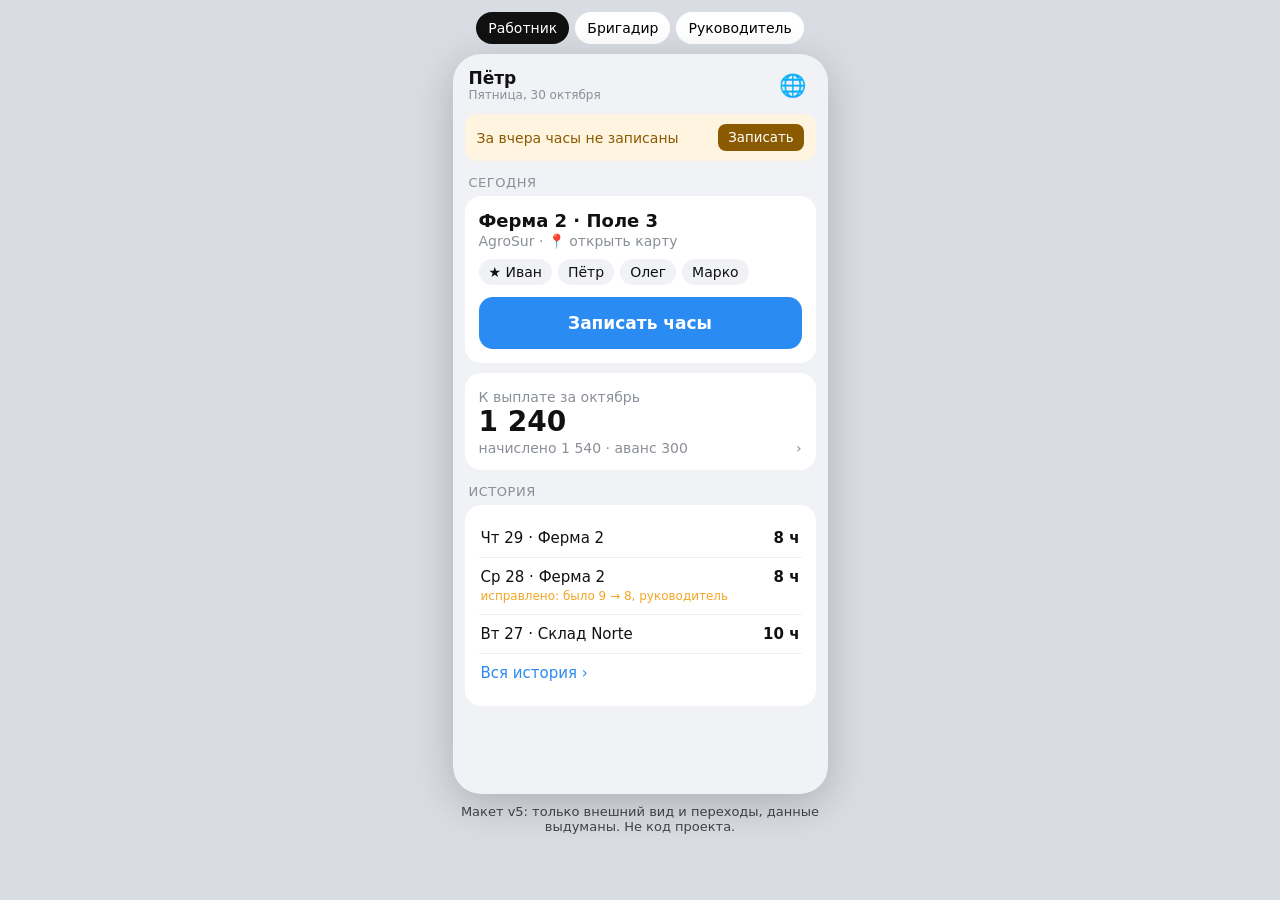
<file: docs/design/mockup-v5.html>
<!DOCTYPE html>
<html lang="ru"><head><meta charset="utf-8"><meta name="viewport" content="width=device-width,initial-scale=1">
<title>TimeControl — макет v5 (не код проекта)</title>
<style>
:root{--bg:var(--tg-theme-secondary-bg-color,#f1f2f6);--card:var(--tg-theme-bg-color,#fff);--text:var(--tg-theme-text-color,#111);--hint:var(--tg-theme-hint-color,#8a8f98);--accent:var(--tg-theme-button-color,#2a8bf2);--accent-ink:var(--tg-theme-button-text-color,#fff);--ok:#1fa855;--bad:#e5484d;--warn:#f5a524}
@media (prefers-color-scheme:dark){:root{--bg:#0f1115;--card:#1b1e24;--text:#eef0f3;--hint:#8a8f98}}
*{box-sizing:border-box;margin:0;font-family:-apple-system,system-ui,Segoe UI,Roboto,sans-serif}
body{background:#d9dce3;display:flex;flex-direction:column;align-items:center;padding:12px;gap:10px;color:var(--text)}
.roles{display:flex;gap:6px}.roles button{border:0;padding:8px 12px;border-radius:20px;background:#fff;font-size:14px;cursor:pointer}.roles button.on{background:#111;color:#fff}
.phone{width:375px;max-width:100%;height:740px;background:var(--bg);border-radius:28px;overflow:hidden;position:relative;display:flex;flex-direction:column;box-shadow:0 10px 40px #0003}
.top{display:flex;justify-content:space-between;align-items:center;padding:14px 16px 6px}.top b{font-size:17px}.top small{color:var(--hint);display:block;font-size:12px}
.icon{border:0;background:none;font-size:22px;cursor:pointer;color:var(--text)}
.scroll{flex:1;overflow:auto;padding:6px 12px 90px}
.card{background:var(--card);border-radius:16px;padding:14px;margin-bottom:10px}
.h{font-size:13px;color:var(--hint);text-transform:uppercase;letter-spacing:.04em;margin:14px 4px 6px}
.banner{background:#fff4e0;color:#8a5a00;border-radius:12px;padding:10px 12px;margin-bottom:10px;font-size:14px;display:flex;justify-content:space-between;align-items:center}
.banner button{border:0;background:#8a5a00;color:#fff;border-radius:8px;padding:6px 10px}
.task-t{font-size:18px;font-weight:600}.sub{color:var(--hint);font-size:14px;margin-top:2px}
.ppl{display:flex;flex-wrap:wrap;gap:6px;margin-top:10px}.chip{background:var(--bg);border-radius:14px;padding:5px 10px;font-size:14px}.chip.bad{color:var(--bad)}.chip.ok{color:var(--ok)}
.big{width:100%;border:0;border-radius:14px;padding:16px;font-size:17px;font-weight:600;background:var(--accent);color:var(--accent-ink);margin-top:12px;cursor:pointer}
.done{margin-top:12px;padding:14px;border-radius:14px;background:#e7f7ee;color:var(--ok);font-weight:600;text-align:center}
.money{display:flex;justify-content:space-between;align-items:flex-end}.money .n{font-size:28px;font-weight:700}
.row{display:flex;justify-content:space-between;padding:10px 2px;border-bottom:1px solid #0000000f;font-size:15px}.row:last-child{border:0}.row .r{font-weight:600}
.fix{color:var(--warn);font-size:12px}
.stats{display:grid;grid-template-columns:repeat(3,1fr);gap:8px;margin-bottom:10px}.stat{background:var(--card);border-radius:14px;padding:10px;text-align:center}.stat b{font-size:22px;display:block}.stat span{font-size:12px;color:var(--hint)}.stat.bad b{color:var(--bad)}
.alert{display:flex;justify-content:space-between;align-items:center;padding:10px 0;border-bottom:1px solid #0000000f}.alert:last-child{border:0}.alert button{border:0;background:var(--bg);border-radius:8px;padding:6px 10px;color:var(--accent);cursor:pointer}
.allok{text-align:center;color:var(--ok);font-weight:600;padding:8px}
.tabs{position:absolute;bottom:0;left:0;right:0;display:flex;background:var(--card);border-top:1px solid #0000001a;padding:6px 0 14px}
.tabs button{flex:1;border:0;background:none;color:var(--hint);font-size:12px;cursor:pointer}.tabs button i{display:block;font-style:normal;font-size:22px}.tabs button.on{color:var(--accent)}
.fab{position:absolute;right:16px;bottom:84px;border:0;border-radius:28px;padding:14px 18px;background:var(--accent);color:var(--accent-ink);font-weight:600;box-shadow:0 4px 14px #0003;cursor:pointer}
.seg{display:flex;background:var(--card);border-radius:10px;padding:3px;margin-bottom:10px}.seg button{flex:1;border:0;background:none;padding:7px;border-radius:8px;color:var(--text)}.seg button.on{background:var(--bg);font-weight:600}
table{width:100%;border-collapse:collapse;font-size:14px}td,th{padding:8px 4px;text-align:center;border-bottom:1px solid #0000000f}td:first-child,th:first-child{text-align:left}th{color:var(--hint);font-weight:500}td.e{color:var(--bad)}
.sheet-bg{position:absolute;inset:0;background:#0006;display:none;align-items:flex-end}.sheet-bg.on{display:flex}
.sheet{background:var(--card);width:100%;border-radius:20px 20px 0 0;padding:16px 16px 24px}.sheet h3{font-size:18px;margin-bottom:12px}
.hrs{display:flex;gap:8px}.hrs button{flex:1;border:2px solid transparent;background:var(--bg);border-radius:12px;padding:14px 0;font-size:20px;font-weight:600;color:var(--text);cursor:pointer}.hrs button.on{border-color:var(--accent)}
.check{display:flex;justify-content:space-between;padding:11px 2px;border-bottom:1px solid #0000000f;font-size:16px}
.menu a{display:block;padding:14px 4px;border-bottom:1px solid #0000000f;color:var(--text);text-decoration:none;font-size:16px}
.note{max-width:375px;font-size:13px;color:#444;text-align:center}
</style></head><body>
<div class="roles"><button data-r="worker" class="on">Работник</button><button data-r="lead">Бригадир</button><button data-r="boss">Руководитель</button></div>
<div class="phone" id="phone"></div>
<div class="note">Макет v5: только внешний вид и переходы, данные выдуманы. Не код проекта.</div>
<script>
const $=s=>document.querySelector(s);let role='worker',tab='today',logged=false,taskOpen=false,seg='act';
const crew=['Иван','Пётр','Олег','Марко'];
function hdr(name,sub,menu){return `<div class="top"><div><b>${name}</b><small>${sub}</small></div>${menu?'<button class="icon" onclick="openMenu()">☰</button>':'<button class="icon">🌐</button>'}</div>`}
function taskCard(lead){return `<div class="card"><div class="task-t">Ферма 2 · Поле 3</div><div class="sub">AgroSur · 📍 открыть карту</div>
<div class="ppl"><span class="chip">★ Иван</span><span class="chip">Пётр</span><span class="chip">Олег</span><span class="chip">Марко</span></div>
${logged?`<div class="done">✓ ${lead?'Бригада: 4 × 8 ч':'Записано 8 ч'} · изменить</div>`:`<button class="big" onclick="openHours(${lead})">${lead?'Записать за бригаду':'Записать часы'}</button>`}</div>`}
function worker(lead){return hdr(lead?'Иван · бригадир':'Пётр','Пятница, 30 октября')+`<div class="scroll">
<div class="banner">За вчера часы не записаны<button onclick="openHours(${lead})">Записать</button></div>
<div class="h">Сегодня</div>${taskCard(lead)}
<div class="card money"><div><div class="sub">К выплате за октябрь</div><div class="n">1 240</div><div class="sub">начислено 1 540 · аванс 300</div></div><div class="sub">›</div></div>
<div class="h">История</div><div class="card">
<div class="row"><span>Чт 29 · Ферма 2</span><span class="r">8 ч</span></div>
<div class="row"><span>Ср 28 · Ферма 2<br><span class="fix">исправлено: было 9 → 8, руководитель</span></span><span class="r">8 ч</span></div>
<div class="row"><span>Вт 27 · Склад Norte</span><span class="r">10 ч</span></div>
<div class="row"><span style="color:var(--accent)">Вся история ›</span><span></span></div></div></div>`}
function bossToday(){return hdr('Сегодня','Пятница, 30 октября',1)+`<div class="scroll">
<div class="stats"><div class="stat"><b>11</b><span>на работе</span></div><div class="stat"><b>64</b><span>часов</span></div><div class="stat bad"><b>2</b><span>без часов</span></div></div>
<div class="h">Требует внимания</div><div class="card">
<div class="alert"><span>Пётр — нет часов<br><span class="sub">Ферма 2 · вчера</span></span><button>Напомнить</button></div>
<div class="alert"><span>Склад Norte — 0 из 3 записали</span><button onclick="openTask()">Открыть</button></div></div>
<div class="h">Активные задания</div>
<div class="card" onclick="openTask()" style="cursor:pointer"><div class="task-t">Ферма 2 · Поле 3</div><div class="sub">AgroSur · 4 чел.</div><div class="ppl"><span class="chip ok">Иван 8</span><span class="chip ok">Олег 8</span><span class="chip ok">Марко 8</span><span class="chip bad">Пётр —</span></div></div>
<div class="card" onclick="openTask()" style="cursor:pointer"><div class="task-t">Склад Norte</div><div class="sub">Frutas Norte · 3 чел.</div><div class="ppl"><span class="chip bad">Ана —</span><span class="chip bad">Луис —</span><span class="chip bad">Сергей —</span></div></div>
</div><button class="fab">+ Задание</button>`}
function bossTasks(){return hdr('Задания','',1)+`<div class="scroll"><div class="seg">${[['act','Активные'],['done','Завершённые']].map(([k,t])=>`<button class="${seg==k?'on':''}" onclick="seg='${k}';render()">${t}</button>`).join('')}</div>
${seg=='act'?`<div class="card" onclick="openTask()" style="cursor:pointer"><div class="task-t">Ферма 2 · Поле 3</div><div class="sub">с 27.10 · 4 чел. · 120 ч</div></div><div class="card" onclick="openTask()" style="cursor:pointer"><div class="task-t">Склад Norte</div><div class="sub">с 30.10 · 3 чел. · 0 ч</div></div>`:`<div class="card"><div class="task-t">Обрезка, Ферма 1</div><div class="sub">01–24.10 · 6 чел. · 980 ч</div></div>`}
</div><button class="fab">+ Задание</button>`}
function taskScreen(){return `<div class="top"><button class="icon" onclick="taskOpen=false;render()">‹</button><div style="flex:1;margin-left:8px"><b>Ферма 2 · Поле 3</b><small>AgroSur · бригадир Иван</small></div><button class="icon">⋯</button></div><div class="scroll">
<div class="card"><table><tr><th></th><th>Пн</th><th>Вт</th><th>Ср</th><th>Чт</th><th>Пт</th></tr>
<tr><td>Иван</td><td>8</td><td>10</td><td>8</td><td>8</td><td>8</td></tr><tr><td>Пётр</td><td>8</td><td>10</td><td>8*</td><td>—</td><td class="e">—</td></tr>
<tr><td>Олег</td><td>8</td><td>10</td><td>8</td><td>8</td><td>8</td></tr><tr><td>Марко</td><td>8</td><td>10</td><td>8</td><td>8</td><td>8</td></tr></table>
<div class="sub" style="margin-top:8px">Тап по ячейке — внести/исправить (причина обязательна). * — исправлено</div></div>
<button class="big">Завершить задание</button></div>`}
function bossMoney(){return hdr('Деньги','Период 01–31 октября',1)+`<div class="scroll">
<div class="card money"><div><div class="sub">К выплате всего</div><div class="n">14 380</div><div class="sub">начислено 16 900 · авансы 2 520</div></div></div>
<div class="h">Сотрудники</div><div class="card">
<div class="row"><span>Иван · 168 ч</span><span class="r">1 610</span></div><div class="row"><span>Пётр · 154 ч</span><span class="r">1 240</span></div>
<div class="row"><span>Олег · 160 ч</span><span class="r">1 600</span></div><div class="row"><span style="color:var(--accent)">Ещё 8 ›</span><span></span></div></div>
<div class="card"><div class="row"><span>+ Аванс</span><span>›</span></div><div class="row"><span>Отчёты</span><span>›</span></div></div>
<button class="big">Закрыть период</button></div>`}
function render(){let h;if(role!='boss'){h=worker(role=='lead')}else if(taskOpen){h=taskScreen()}else{h={today:bossToday,tasks:bossTasks,money:bossMoney}[tab]()+`<div class="tabs">${[['today','🏠','Сегодня'],['tasks','📋','Задания'],['money','💶','Деньги']].map(([k,i,t])=>`<button class="${tab==k?'on':''}" onclick="tab='${k}';render()"><i>${i}</i>${t}</button>`).join('')}</div>`}
$('#phone').innerHTML=h+'<div class="sheet-bg" id="sb" onclick="if(event.target.id==\'sb\')closeS()"><div class="sheet" id="sh"></div></div>'}
function sheet(html){$('#sh').innerHTML=html;$('#sb').classList.add('on')}function closeS(){$('#sb').classList.remove('on')}
function pick(b){b.parentNode.querySelectorAll('button').forEach(x=>x.classList.remove('on'));b.classList.add('on')}
function openHours(lead){sheet(`<h3>${lead?'Часы за бригаду':'Сколько часов сегодня?'}</h3><div class="sub" style="margin-bottom:12px">Ферма 2 · Поле 3</div>
<div class="hrs"><button onclick="pick(this)">6</button><button class="on" onclick="pick(this)">8</button><button onclick="pick(this)">10</button><button onclick="pick(this)">…</button></div>
${lead?`<div style="margin-top:12px">${crew.map(n=>`<label class="check"><span>${n}</span><input type="checkbox" checked></label>`).join('')}</div>`:''}
<button class="big" onclick="logged=true;closeS();render()">Сохранить</button>`)}
function openTask(){taskOpen=true;render()}
function openMenu(){sheet(`<h3>Меню</h3><div class="menu"><a>👥 Люди</a><a>🏢 Заказчики и локации</a><a>🧰 Инвентарь</a><a>🌐 Язык</a></div>`)}
document.querySelectorAll('.roles button').forEach(b=>b.onclick=()=>{document.querySelectorAll('.roles button').forEach(x=>x.classList.remove('on'));b.classList.add('on');role=b.dataset.r;logged=false;taskOpen=false;tab='today';render()});
render();
</script></body></html>
</file>
